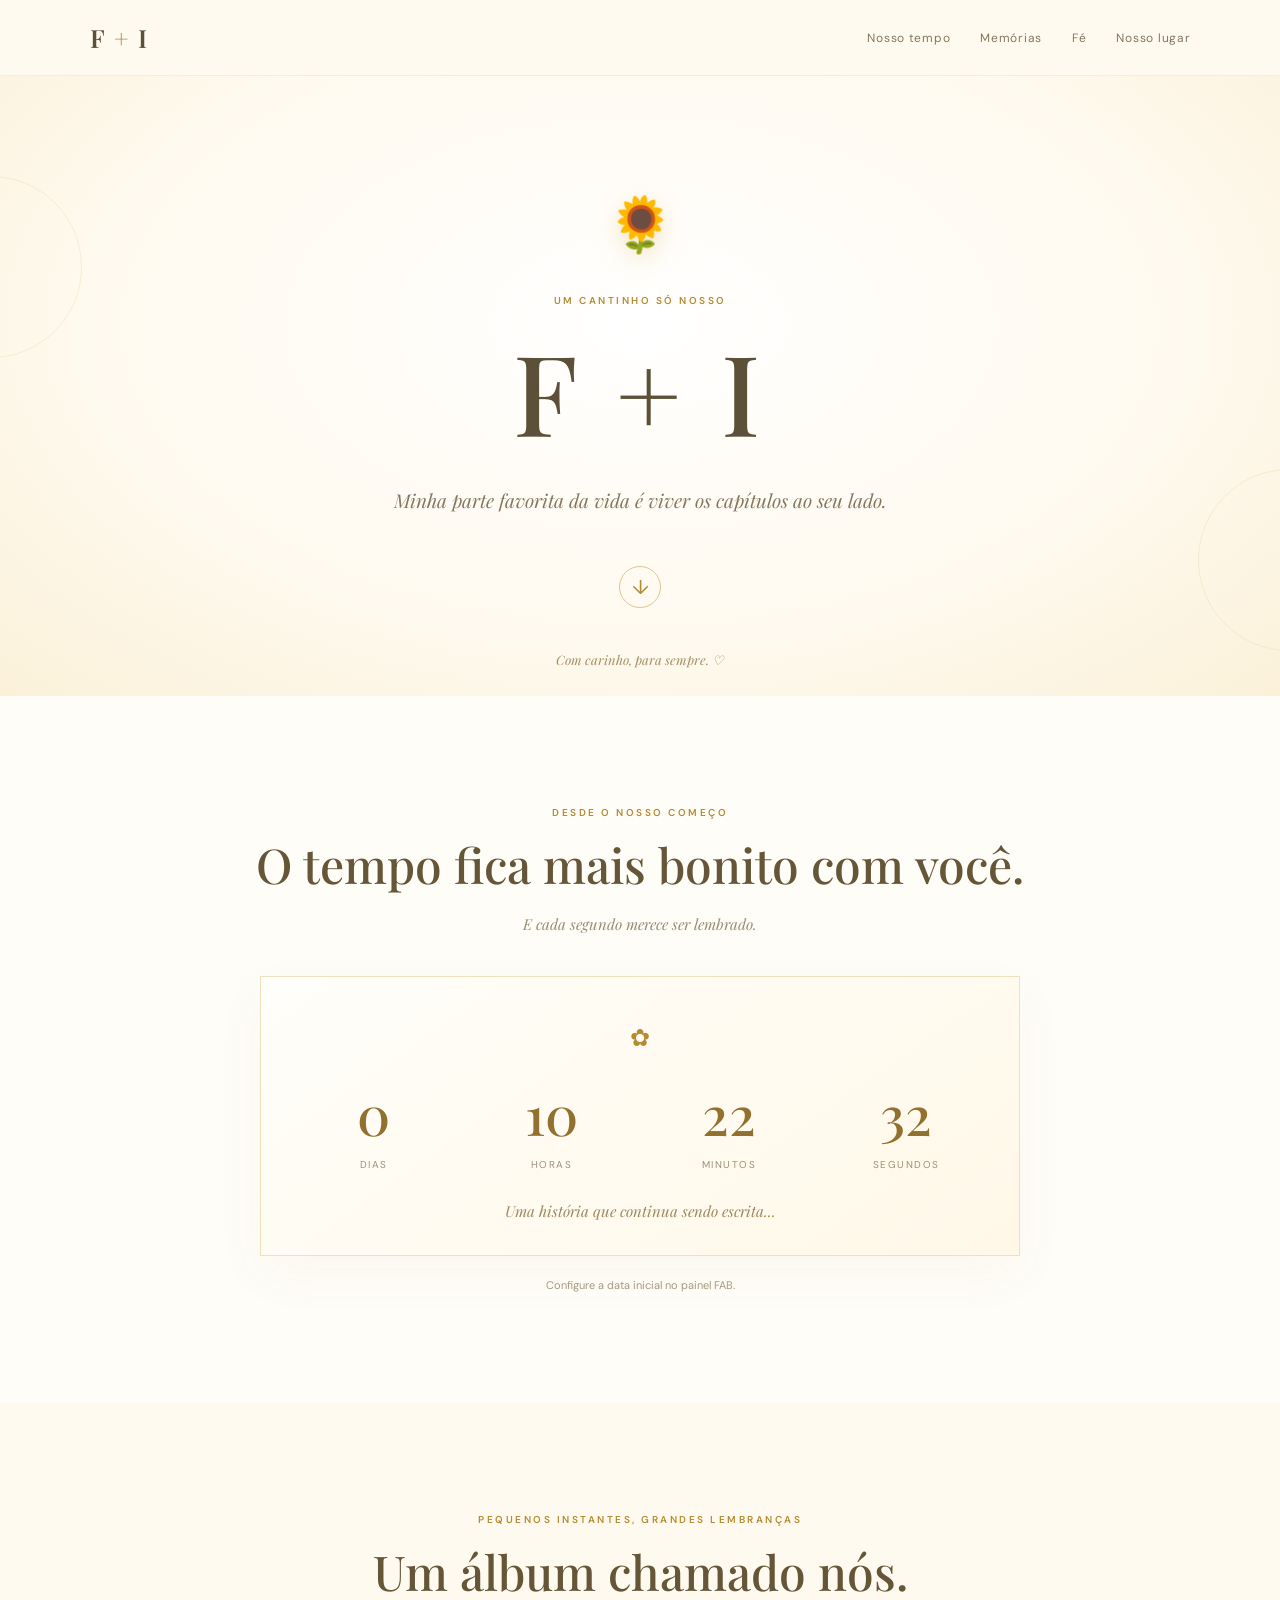
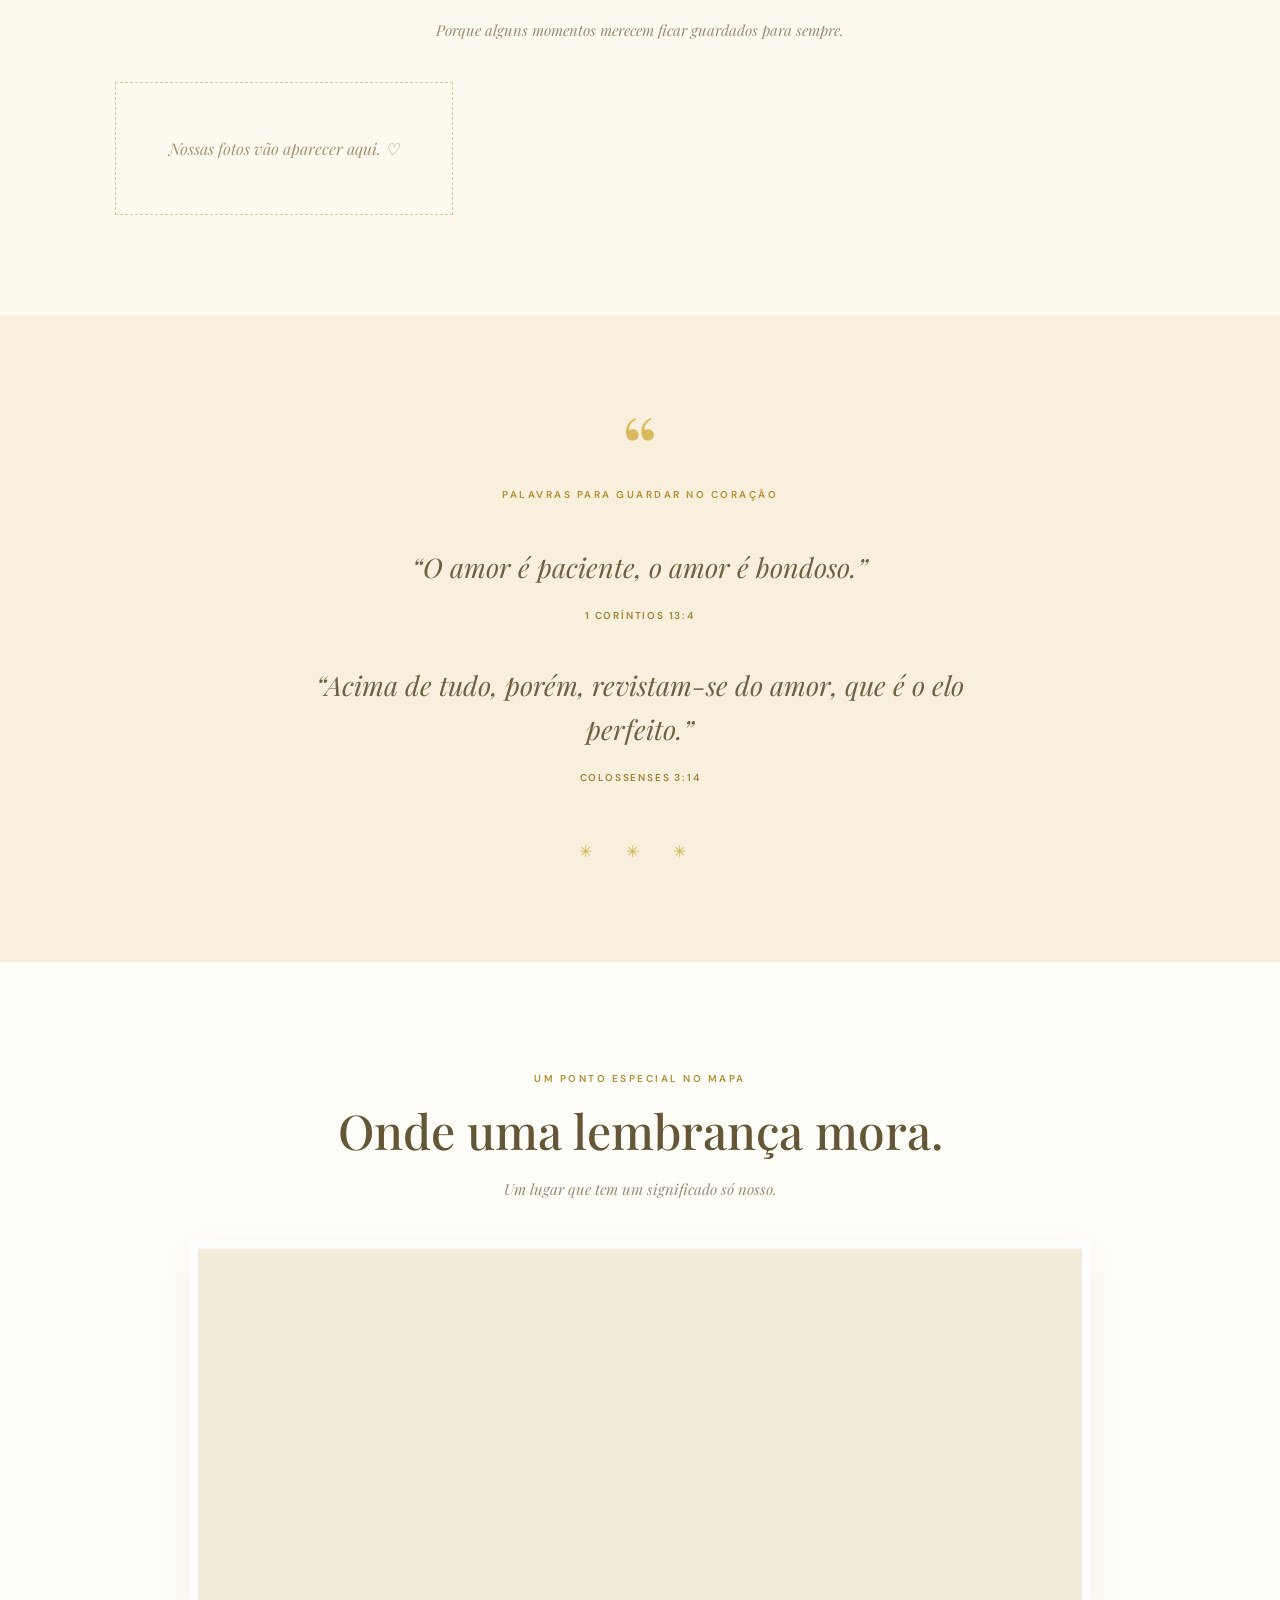
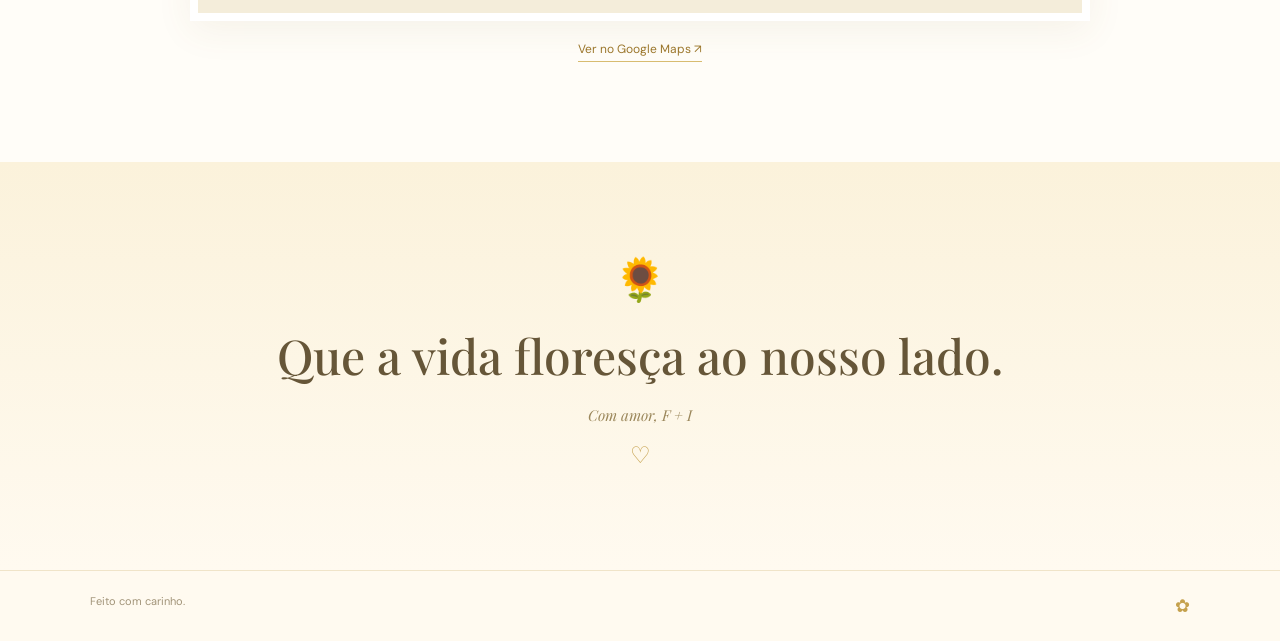
<file: index.html>
<!DOCTYPE html>
<html lang="pt-BR">
<head>
  <meta charset="UTF-8">
  <meta name="viewport" content="width=device-width, initial-scale=1.0">
  <meta name="theme-color" content="#fffaf0">
  <title>Nossa história</title>
  <link rel="preconnect" href="https://fonts.googleapis.com">
  <link rel="preconnect" href="https://fonts.gstatic.com" crossorigin>
  <link href="https://fonts.googleapis.com/css2?family=DM+Sans:wght@400;500;600&family=Playfair+Display:ital,wght@0,500;0,600;1,500;1,600&display=swap" rel="stylesheet">
  <link rel="stylesheet" href="style.css">
  <link rel="icon" type="image/png" href="assets/girassol.png">
</head>
<body>
  <div class="petal petal-one">✿</div><div class="petal petal-two">✿</div>
  <header class="topbar">
    <a class="brand" href="#inicio">F <span>+</span> I</a>
   <nav>
  <a href="#tempo">Nosso tempo</a>
  <a href="#galeria">Memórias</a>
  <a href="#versiculos">Fé</a>
  <a href="#lugar">Nosso lugar</a>
</nav>

  </header>

  <main>
    <section class="hero" id="inicio">
      <div class="hero-flower">🌻</div>
      <p class="eyebrow" id="heroEyebrow">UM CANTINHO SÓ NOSSO</p>
      <h1 id="heroTitle">F <span>+</span> I</h1>
      <p class="hero-subtitle" id="heroSubtitle">Minha parte favorita da vida é viver os capítulos ao seu lado.</p>
      <a class="round-link" href="#tempo" aria-label="Conhecer nossa história">↓</a>
      <div class="hero-note" id="heroNote">Com carinho, para sempre. ♡</div>
    </section>

    <section class="section timer-section" id="tempo">
      <p class="eyebrow">DESDE O NOSSO COMEÇO</p>
      <h2 id="timerHeading">O tempo fica mais bonito <em>com você.</em></h2>
      <p class="section-intro" id="timerDescription">E cada segundo merece ser lembrado.</p>
      <div class="timer-card">
        <div class="timer-flower">✿</div>
        <div class="timer-grid">
          <div><strong id="days">1</strong><span>dias</span></div>
          <div><strong id="hours">10</strong><span>horas</span></div>
          <div><strong id="minutes">00</strong><span>minutos</span></div>
          <div><strong id="seconds">00</strong><span>segundos</span></div>
        </div>
        <p class="timer-caption" id="timerCaption">Uma história que continua sendo escrita...</p>
      </div>
      <p class="date-line" id="startDateLabel">12 de julho de 2026 • 17:00</p>
    </section>

    <section class="section gallery-section" id="galeria">
      <p class="eyebrow">PEQUENOS INSTANTES, GRANDES LEMBRANÇAS</p>
      <h2 id="galleryHeading">Um álbum chamado <em>nós.</em></h2>
      <p class="section-intro" id="galleryDescription">Porque alguns momentos merecem ficar guardados para sempre.</p>
      <div class="gallery-grid" id="galleryGrid"><div class="empty-gallery">Nossas fotos vão aparecer aqui. ♡</div></div>
    </section>

    <section class="quote-section" id="versiculos">
      <div class="quote-mark">“</div>
      <p class="eyebrow">PALAVRAS PARA GUARDAR NO CORAÇÃO</p>
      <div id="verseList" class="verse-list"></div>
      <div class="sun-line">✳ ✳ ✳</div>
    </section>

    <section class="section place-section" id="lugar">
      <p class="eyebrow">UM PONTO ESPECIAL NO MAPA</p>
      <h2 id="placeHeading">Onde uma lembrança <em>mora.</em></h2>
      <p class="section-intro" id="placeDescription">Um lugar que tem um significado só nosso.</p>
      <div class="map-wrap" id="mapWrap"><div class="map-placeholder">O mapa será configurado no painel FAB.</div></div>
      <a class="map-link" id="mapExternal" href="#" target="_blank" rel="noopener" hidden>Ver no Google Maps ↗</a>
    </section>

    <section class="closing">
      <div class="closing-flower">🌻</div>
      <h2 id="closingTitle">Que a vida floresça<br><em>ao nosso lado.</em></h2>
      <p id="closingText">Com amor, F + I</p>
      <span class="tiny-heart">♡</span>
    </section>
  </main>

  <footer><span id="footerText">Feito com carinho.</span><a href="fab.html" aria-label="Painel FAB">✿</a></footer>
  <script src="app.js"></script>
</body>
</html>
</file>
<file: style.css>
:root {
     --cream: #fffaf0;
     --paper: #fffdf8;
     --yellow: #edc65b;
     --gold: #b58b32;
     --ink: #5d5038;
     --muted: #988b73;
     --line: #f0e4c9;
     --serif: "Playfair Display", Georgia, serif;
     --sans: "DM Sans", Arial, sans-serif
 }

 * {
     box-sizing: border-box
 }

 html {
     scroll-behavior: smooth
 }

 body {
     margin: 0;
     background: var(--cream);
     color: var(--ink);
     font-family: var(--sans);
     overflow-x: hidden
 }

 a {
     color: inherit;
     text-decoration: none
 }

 .topbar {
     height: 76px;
     padding: 0 7%;
     display: flex;
     align-items: center;
     justify-content: space-between;
     background: rgba(255, 250, 240, .92);
     position: sticky;
     top: 0;
     z-index: 5;
     border-bottom: 1px solid rgba(220, 194, 135, .22);
     backdrop-filter: blur(12px)
 }

 .brand {
     font: 600 25px var(--serif);
     letter-spacing: 2px
 }

 .brand span,
 .hero h1 span {
     color: var(--gold)
 }

 nav {
     display: flex;
     gap: 30px;
     font-size: 12px;
     letter-spacing: .06em;
     color: #85775e
 }

 nav a:hover {
     color: var(--gold)
 }

 .menu-toggle {
     display: none;
     background: none;
     border: 0;
     font-size: 23px;
     color: var(--ink)
 }

 .hero {
     min-height: 620px;
     padding: 100px 20px 75px;
     text-align: center;
     display: flex;
     align-items: center;
     flex-direction: column;
     justify-content: center;
     position: relative;
     background: radial-gradient(ellipse at 50% 40%, #fff 0%, #fffaf0 58%, #fbf1d9 100%)
 }

 .hero:before,
 .hero:after {
     content: "";
     position: absolute;
     width: 180px;
     height: 180px;
     border: 1px solid #ead8a8;
     border-radius: 50%;
     opacity: .38
 }

 .hero:before {
     left: -100px;
     top: 100px
 }

 .hero:after {
     right: -100px;
     bottom: 45px
 }

 .hero-flower {
     font-size: 54px;
     margin-bottom: 24px;
     filter: drop-shadow(0 8px 12px #d6b35b55)
 }

 .eyebrow {
     font-size: 10px;
     letter-spacing: .25em;
     color: var(--gold);
     font-weight: 600
 }

 .hero h1 {
     font: 500 clamp(64px, 12vw, 112px)/1 var(--serif);
     letter-spacing: .06em;
     margin: 18px 0
 }

 .hero-subtitle {
     font: italic 19px/1.7 var(--serif);
     max-width: 510px;
     color: #85775e
 }

 .round-link {
     margin-top: 30px;
     border: 1px solid #ddc78e;
     border-radius: 50%;
     width: 42px;
     height: 42px;
     display: grid;
     place-items: center;
     color: var(--gold);
     font-size: 20px
 }

 .hero-note {
     position: absolute;
     bottom: 28px;
     font: italic 13px var(--serif);
     color: #a28e62
 }

 .section {
     padding: 100px 7%;
     text-align: center
 }

 .section h2,
 .quote-section h2,
 .closing h2 {
     font: 500 clamp(32px, 5vw, 48px)/1.2 var(--serif);
     margin: 17px auto;
     color: #665638
 }

 .section h2 em,
 .closing h2 em {
     color: var(--gold);
     font-weight: 500
 }

 .section-intro {
     font: italic 15px/1.8 var(--serif);
     color: var(--muted);
     margin: 12px auto 38px
 }

 .timer-section {
     background: #fffdf8
 }

 .timer-card {
     max-width: 760px;
     margin: 0 auto;
     padding: 45px 30px 34px;
     border: 1px solid #efe1bd;
     background: linear-gradient(145deg, #fffefa, #fff8e8);
     position: relative;
     box-shadow: 0 18px 50px #8c71300b
 }

 .timer-flower {
     font-size: 24px;
     color: var(--gold);
     margin-bottom: 25px
 }

 .timer-grid {
     display: grid;
     grid-template-columns: repeat(4, 1fr);
     gap: 12px
 }

 .timer-grid div {
     display: flex;
     flex-direction: column;
     gap: 8px
 }

 .timer-grid strong {
     font: 500 clamp(32px, 6vw, 54px) var(--serif);
     color: #92702e;
     font-variant-numeric: tabular-nums
 }

 .timer-grid span {
     font-size: 10px;
     letter-spacing: .15em;
     text-transform: uppercase;
     color: #9d9078
 }

 .timer-caption {
     font: italic 15px var(--serif);
     color: #9b875b;
     margin: 30px 0 0
 }

 .date-line {
     font-size: 11px;
     color: #a69a82;
     margin-top: 22px
 }

 .gallery-section {
     background: var(--cream)
 }

 .gallery-grid {
     max-width: 1050px;
     margin: 0 auto;
     columns: 3 230px;
     column-gap: 18px;
     text-align: left
 }

 .photo-card {
     break-inside: avoid;
     margin: 0 0 18px;
     background: white;
     padding: 9px 9px 14px;
     box-shadow: 0 8px 24px #80662a12;
     transform: rotate(var(--tilt, 0deg))
 }

 .photo-card img {
    display: block;
    width: 100%;
    height: auto;
    max-height: none;
    object-fit: contain;
    background: #faf6ec
}

 .photo-card p {
     font: italic 13px var(--serif);
     color: #8b7956;
     text-align: center;
     margin: 12px 5px 0
 }

 .empty-gallery {
     padding: 55px 20px;
     text-align: center;
     border: 1px dashed #ddc995;
     color: #a29270;
     font: italic 16px var(--serif)
 }

 .quote-section {
     padding: 100px 7%;
     text-align: center;
     background: #f8f0dc;
     position: relative
 }

 .quote-mark {
     font: 90px/.7 var(--serif);
     color: #d9b85f
 }

 .verse-list {
     max-width: 720px;
     margin: 25px auto
 }

 .verse {
     padding: 20px 0
 }

 .verse blockquote {
     font: italic clamp(19px, 3vw, 27px)/1.6 var(--serif);
     color: #6f6044;
     margin: 0 0 14px
 }

 .verse cite {
     font: 600 10px var(--sans);
     font-style: normal;
     letter-spacing: .18em;
     text-transform: uppercase;
     color: #a08039
 }

 .sun-line {
     color: #d4ae4e;
     letter-spacing: 15px;
     margin-top: 35px
 }

 .place-section {
     background: #fffdf8
 }

 .map-wrap {
     max-width: 900px;
     height: 380px;
     margin: 0 auto;
     background: #f4edda;
     border: 8px solid white;
     box-shadow: 0 10px 35px #79602a12;
     display: grid;
     place-items: center;
     color: #9b8b69
 }

 .map-wrap iframe {
     width: 100%;
     height: 100%;
     border: 0
 }

 .map-placeholder {
     font: italic 16px var(--serif)
 }

 .map-link {
     display: inline-block;
     margin-top: 20px;
     color: #9b762b;
     font-size: 12px;
     border-bottom: 1px solid #d8bc70;
     padding-bottom: 4px
 }

 .closing {
     text-align: center;
     padding: 90px 20px 100px;
     background: linear-gradient(#fbf2db, #fffaf0)
 }

 .closing-flower {
     font-size: 42px
 }

 .closing h2 {
     margin: 20px 0
 }

 .closing p {
     font: italic 15px var(--serif);
     color: #9b875b
 }

 .tiny-heart {
     color: #c5a14d;
     font-size: 23px
 }

 footer {
     padding: 23px 7%;
     display: flex;
     justify-content: space-between;
     color: #a19378;
     font-size: 11px;
     border-top: 1px solid var(--line)
 }

 footer a {
     color: #c5a14d;
     font-size: 18px
 }

 .petal {
     position: fixed;
     color: #e8c45d;
     opacity: .18;
     pointer-events: none;
     z-index: -1;
     font-size: 70px
 }

 .petal-one {
     top: 30%;
     left: 2%
 }

 .petal-two {
     right: 3%;
     top: 70%;
     font-size: 50px
 }
 /* Ajustes gerais de responsividade */
img {
    max-width: 100%;
}

.map-wrap iframe {
    display: block;
    max-width: 100%;
}

.gallery-grid {
    width: 100%;
}

.photo-card img {
    width: 100%;
    height: auto;
    max-height: none;
    object-fit: contain;
}

 
/* CELULARES E TABLETS */
@media (max-width: 700px) {

    body {
        overflow-x: hidden;
    }

    .topbar {
        height: 64px;
        padding: 0 5%;
    }

    .brand {
        font-size: 22px;
    }

    nav {
        display: none;
        position: absolute;
        top: 64px;
        left: 0;
        right: 0;
        width: 100%;
        background: var(--paper);
        padding: 22px;
        flex-direction: column;
        gap: 20px;
        text-align: center;
        border-bottom: 1px solid var(--line);
        box-shadow: 0 10px 20px #80662a12;
    }

    nav.open {
        display: flex;
    }

    nav a {
        padding: 5px;
        font-size: 13px;
    }

    .menu-toggle {
        display: block;
        cursor: pointer;
    }

    /* Capa */
    .hero {
        min-height: 540px;
        padding: 80px 20px 75px;
    }

    .hero-flower {
        font-size: 45px;
        margin-bottom: 18px;
    }

    .hero h1 {
        font-size: clamp(55px, 15vw, 85px);
        margin: 15px 0;
    }

    .hero-subtitle {
        font-size: 17px;
        line-height: 1.6;
        max-width: 340px;
    }

    .hero-note {
        font-size: 12px;
        bottom: 20px;
        padding: 0 15px;
    }

    .hero:before,
    .hero:after {
        width: 120px;
        height: 120px;
    }

    /* Seções */
    .section {
        padding: 70px 5%;
    }

    .section h2,
    .quote-section h2,
    .closing h2 {
        font-size: clamp(29px, 8vw, 40px);
    }

    .section-intro {
        font-size: 14px;
        line-height: 1.7;
        margin-bottom: 30px;
    }

    /* Contador */
    .timer-card {
        padding: 32px 12px;
        width: 100%;
    }

    .timer-grid {
        grid-template-columns: repeat(4, minmax(0, 1fr));
        gap: 5px;
    }

    .timer-grid div {
        gap: 7px;
        min-width: 0;
    }

    .timer-grid strong {
        font-size: clamp(25px, 7vw, 40px);
    }

    .timer-grid span {
        font-size: 8px;
        letter-spacing: .04em;
    }

    .timer-caption {
        font-size: 14px;
        line-height: 1.6;
    }

    /* Galeria */
    .gallery-grid {
        columns: 2;
        column-gap: 12px;
        width: 100%;
    }

    .photo-card {
        padding: 6px 6px 10px;
        margin-bottom: 12px;
        transform: none;
        break-inside: avoid;
    }

    .photo-card img {
        display: block;
        width: 100%;
        height: auto;
        max-height: none;
        object-fit: contain;
    }

    .photo-card p {
        font-size: 11px;
        line-height: 1.5;
        margin-top: 9px;
    }

    /* Versículos */
    .quote-section {
        padding: 75px 6%;
    }

    .quote-mark {
        font-size: 70px;
    }

    .verse blockquote {
        font-size: clamp(18px, 5vw, 23px);
        line-height: 1.6;
    }

    .verse cite {
        font-size: 9px;
    }

    .sun-line {
        letter-spacing: 8px;
    }

    /* Mapa */
    .map-wrap {
        width: 100%;
        height: 300px;
        border-width: 5px;
    }

    .map-wrap iframe {
        width: 100%;
        height: 100%;
    }

    /* Encerramento */
    .closing {
        padding: 75px 20px 85px;
    }

    .closing h2 {
        font-size: 32px;
        line-height: 1.3;
    }

    .closing p {
        font-size: 14px;
        line-height: 1.7;
    }

    /* Rodapé */
    footer {
        padding: 22px 6%;
        flex-wrap: wrap;
        justify-content: center;
        gap: 12px;
        text-align: center;
        line-height: 1.6;
    }
}

/* CELULARES PEQUENOS */
@media (max-width: 380px) {

    .hero {
        min-height: 500px;
    }

    .hero h1 {
        font-size: 54px;
    }

    .timer-card {
        padding: 28px 8px;
    }

    .timer-grid {
        gap: 2px;
    }

    .timer-grid strong {
        font-size: 25px;
    }

    .timer-grid span {
        font-size: 7px;
        letter-spacing: 0;
    }

    .gallery-grid {
        column-gap: 8px;
    }

    .photo-card {
        padding: 5px 5px 8px;
    }

    .map-wrap {
        height: 260px;
    }
}
/* BOTÃO DE TEMA */
.header-actions {
  display: flex;
  align-items: center;
  gap: 12px;
}

.theme-toggle {
  width: 40px;
  height: 40px;
  border: 1px solid var(--line);
  border-radius: 50%;
  background: var(--paper);
  color: var(--ink);
  font-size: 18px;
  cursor: pointer;
  transition: .3s ease;
}

.theme-toggle:hover {
  transform: rotate(15deg);
}

/* MODO ESCURO */
body.dark-mode {
  --cream: #171914;
  --paper: #22251e;
  --yellow: #d6b34e;
  --gold: #e0bd68;
  --ink: #f3ead5;
  --muted: #b5aa91;
  --line: #393c30;

  background: var(--cream);
  color: var(--ink);
}

body.dark-mode .topbar,
body.dark-mode .timer-card,
body.dark-mode .photo-card,
body.dark-mode .map-wrap {
  background: var(--paper);
  color: var(--ink);
}

body.dark-mode .hero,
body.dark-mode .section,
body.dark-mode .quote-section,
body.dark-mode .closing,
body.dark-mode footer {
  background-color: var(--cream);
  color: var(--ink);
}

body.dark-mode .theme-toggle {
  background: #303329;
  border-color: #55513e;
  color: #f5d77e;
}

body.dark-mode a {
  color: var(--gold);
}

body.dark-mode input,
body.dark-mode textarea {
  background: var(--paper);
  color: var(--ink);
  border-color: var(--line);
}

body.dark-mode .map-placeholder,
body.dark-mode .empty-gallery {
  color: var(--muted);
}
</file>
